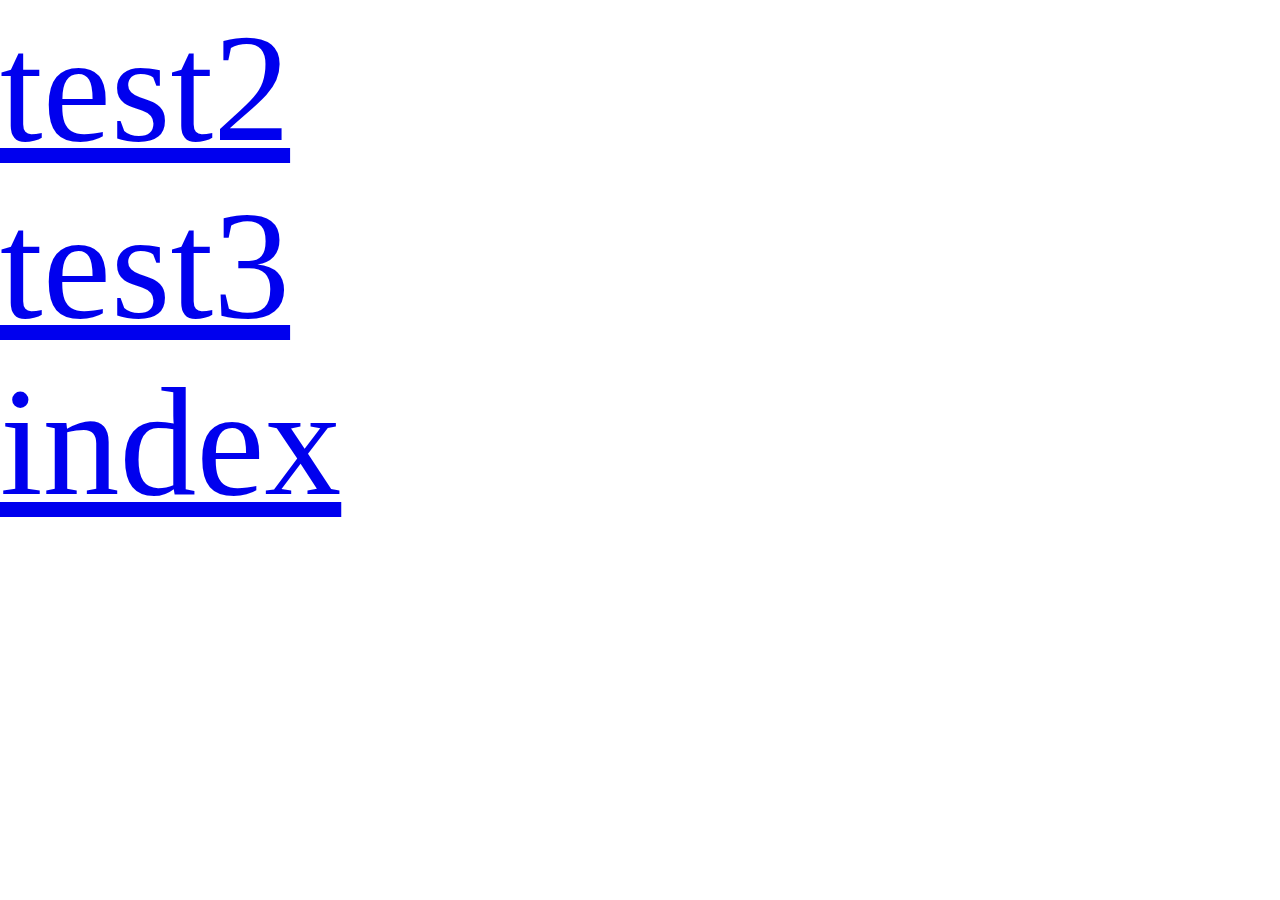
<file: index.html>
<!doctype html>
<html>
<head>
    <meta charset="utf-8">
    <meta http-equiv="X-UA-Compatible" content="IE=edge">
    <meta name="viewport" content="initial-scale=1.0, user-scalable=no, width=device-width">
    <title>输入提示后查询</title>

	
	<style>
	*{
		margin: 0;
		padding: 0;
	}
		@media (min-width: 240px){
			html{
				font-size:32px;
			}
}
@media (min-width: 320px){
html{font-size:42.66667px;
}
}
@media (min-width: 360px){
html{font-size:48px;
}
}
@media (min-width: 375px){
html{font-size:50px;
}
}
@media (min-width: 384px){
html{font-size:51.2px;
}
}
@media (min-width: 411px){
html{font-size:54.8px;
}
}
@media (min-width: 414px){
html{font-size:55.2px;
}
}
@media (min-width: 424px){
html{font-size:56.53333px;
}
}
@media (min-width: 480px){
html{font-size:64px;
}
}
@media (min-width: 540px){
html{font-size:72px;
}
}
@media (min-width: 640px){
html{font-size:85.33333px;
}
}
@media (min-width: 720px){
html{font-size:96px;
}
}
@media (min-width: 750px){
html{font-size:100px;
}
}
@media (min-width: 768px){
html{font-size:102.4px;
}
}
@media (min-width: 800px){
html{font-size:106.66667px;
}
}
@media (min-width: 980px){
html{font-size:130.66667px;
}
}
@media (min-width: 1024px){
html{font-size:136.53333px;
}
}
@media (min-width: 1080px){
html{font-size:144px;
}
}
@media (min-width: 1152px){
html{font-size:153.6px;
}
}
@media (min-width: 1366px){
html{font-size:182.13333px;
}
}
@media (min-width: 1440px){
html{font-size:192px;
}
}
@media (min-width: 2160px){
html{font-size:288px;
}
}
.test{font-size:1.4rem
}
.test2{font-size:14px
}
.test_style {
	display:flex;
}
.test3{ 
	width:1rem;
	height:1rem;
	background-color:blue;

}
.test4{
	width:2rem;
	height: 2rem;
	background-color:black;
}

	</style>
    
</head>
<body>

<!-- <h3>test</h3>
	
    <div class="test"> TEST  font-size </div>
    <div class="test2"> TEST  font-size </div>
	<div class="test_style">
	    <div class="test3">

		</div>
		<div class="test4">

		</div>
	</div> -->
 

<!-- <div id="container"></div>
<div id="myPageTop">
    <table>
        <tr>
            <td>
                <label>请输入关键字：</label>
            </td>
        </tr>
        <tr>
            <td>
                <input id="tipinput"/>
            </td>
        </tr>
    </table>
	
</div>

<script type="text/javascript" src="https://webapi.amap.com/maps?v=1.4.15&key=d52d8f2c363660ccd8ff28e1ebb80dd4"></script>
  -->
  <div><a href="./views/test2.html">test2
  </a></div>
  
  <div><a href="./views/test3.html">test3
  </a></div>
 
  <div><a href="./views/index.html">index
  </a></div>

<script type="text/javascript">
 

</script>
</body>
</html>
</file>
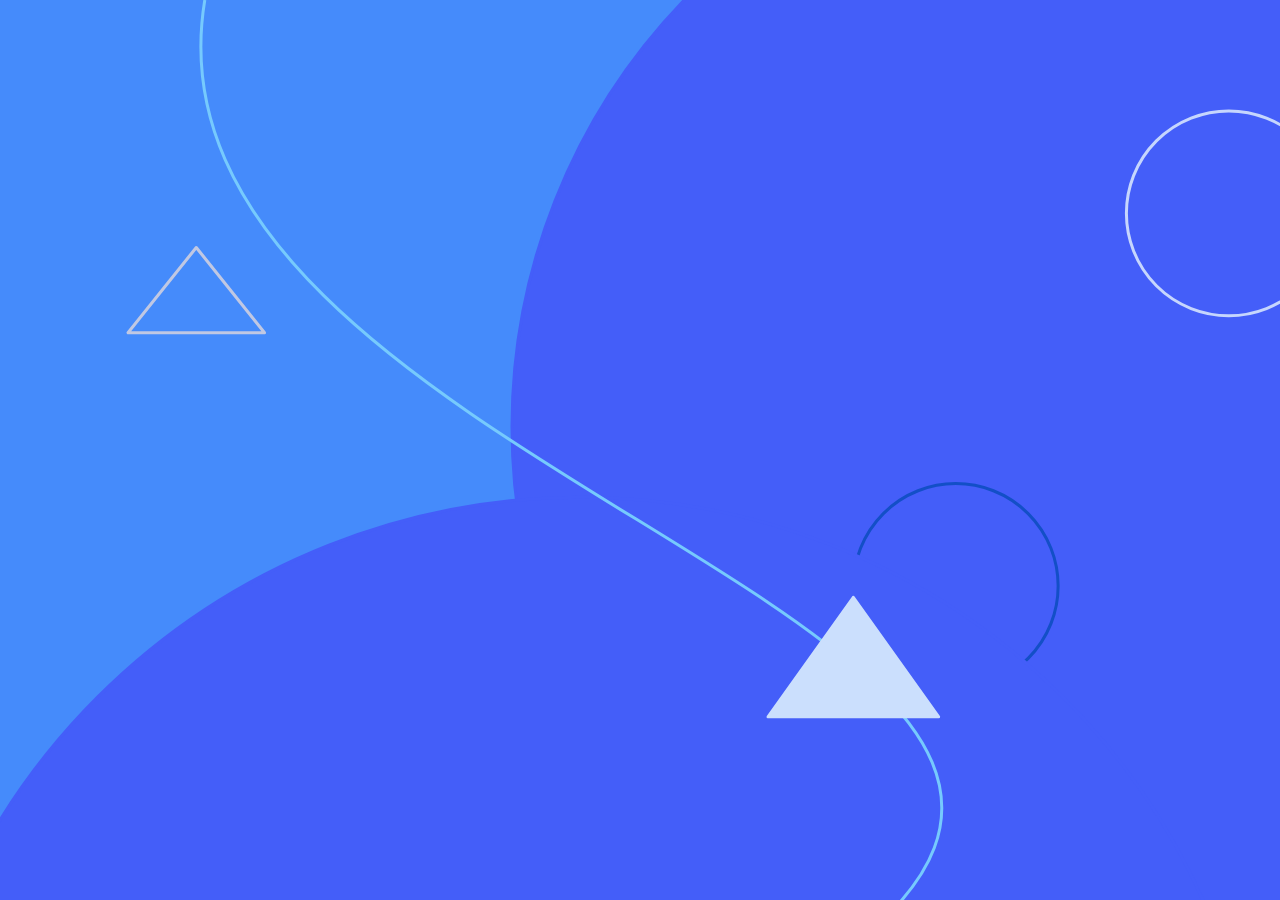
<file: views/index.html>
<!doctype html>
<html>
<head>
    <meta charset="utf-8">
    <meta http-equiv="X-UA-Compatible" content="IE=edge">
    <meta name="viewport" content="initial-scale=1.0, user-scalable=no, width=device-width">
    <title>输入提示后查询</title>


	<style>
	*{
		margin: 0;
		padding: 0;
	}
		@media (min-width: 240px){
			html{
				font-size:32px;
			}
}
@media (min-width: 320px){
html{font-size:42.66667px;
}
}
@media (min-width: 360px){
html{font-size:48px;
}
}
@media (min-width: 375px){
html{font-size:50px;
}
}
@media (min-width: 384px){
html{font-size:51.2px;
}
}
@media (min-width: 411px){
html{font-size:54.8px;
}
}
@media (min-width: 414px){
html{font-size:55.2px;
}
}
@media (min-width: 424px){
html{font-size:56.53333px;
}
}
@media (min-width: 480px){
html{font-size:64px;
}
}
@media (min-width: 540px){
html{font-size:72px;
}
}
@media (min-width: 640px){
html{font-size:85.33333px;
}
}
@media (min-width: 720px){
html{font-size:96px;
}
}
@media (min-width: 750px){
html{font-size:100px;
}
}
@media (min-width: 768px){
html{font-size:102.4px;
}
}
@media (min-width: 800px){
html{font-size:106.66667px;
}
}
@media (min-width: 980px){
html{font-size:130.66667px;
}
}
@media (min-width: 1024px){
html{font-size:136.53333px;
}
}
@media (min-width: 1080px){
html{font-size:144px;
}
}
@media (min-width: 1152px){
html{font-size:153.6px;
}
}
@media (min-width: 1366px){
html{font-size:182.13333px;
}
}
@media (min-width: 1440px){
html{font-size:192px;
}
}
@media (min-width: 2160px){
html{font-size:288px;
}
}
#view_parent{
  font-size: 0;
}

	</style>

</head>
<body>

<!-- <h3>test</h3>

    <div class="test"> TEST  font-size </div>
    <div class="test2"> TEST  font-size </div>
	<div class="test_style">
	    <div class="test3">

		</div>
		<div class="test4">

		</div>
	</div> -->


<!-- <div id="container"></div>
<div id="myPageTop">
    <table>
        <tr>
            <td>
                <label>请输入关键字：</label>
            </td>
        </tr>
        <tr>
            <td>
                <input id="tipinput"/>
            </td>
        </tr>
    </table>

</div>

<script type="text/javascript" src="https://webapi.amap.com/maps?v=1.4.15&key=d52d8f2c363660ccd8ff28e1ebb80dd4"></script>
  -->
  <div id="view_parent"> </div>

<script type="text/javascript">
  let unit = '',
      uiWidth = 750,
      uiHeight = 1334;
      unit = document.body.clientWidth / uiWidth;
      // unit = document.body.clientHeight / uiHeight;

	drawBackground()


function drawBackground(){
      let parrentCanvasId = document.getElementById("view_parent")

      let screenWidth = window.screen.width;
      let screenHeight = window.screen.height;
  	  //let screenWidth = document.body.clientWidth;
     // let screenHeight = document.body.clientHeight;
  	  let scale = window.devicePixelRatio;
  	  let realWidth = screenWidth;
      let realHeight = screenHeight;

      parrentCanvasId.innerHTML = '<canvas id="first_view" width="'+ realWidth +'" height="'+ realHeight +'"></canvas>'

      // console.log(window.devicePixelRatio)
      // console.log( navigator.userAgent )
      // console.log( document.documentElement.getBoundingClientRect().width )

      // console.log( document.documentElement.getBoundingClientRect().height )


      let cId = document.getElementById("first_view");

      let ctx = cId.getContext("2d");



	    // ctx.scale(scale, scale);

      //全屏
      ctx.fillStyle = "#458bfb";
      ctx.fillRect(0, 0, realWidth, realHeight);

      // 三角形
      ctx.beginPath();
      ctx.lineJoin="round";
      ctx.lineWidth = 3;
      ctx.moveTo(115 * unit, 145 * unit);
      ctx.lineTo(75 * unit, 195 * unit);
      ctx.lineTo(155 * unit, 195 * unit);
      ctx.closePath();
      ctx.strokeStyle = "#c0c8e3";
      ctx.stroke();

      //右边圆形
      ctx.beginPath();

      ctx.arc(660 * unit, 250 * unit, 360 * unit, 0, 2*Math.PI);
      ctx.fillStyle = "#445ef9";
      ctx.strokeStyle = "#445ef9";
      ctx.fill();
      ctx.stroke();

      //右边小圆圈
      ctx.beginPath();
      ctx.arc(720 * unit, 125 * unit, 60 * unit, 0, 2*Math.PI);
      ctx.lineWidth = 3;
      ctx.strokeStyle = "#c6d6fd";
      ctx.fill();
      ctx.stroke();

      // 左边蓝色菱形
      ctx.beginPath();
      ctx.moveTo(115 * unit, 490 * unit);
      ctx.lineTo(145 * unit, 460 * unit);
      ctx.lineTo(175 * unit, 490 * unit);
      ctx.lineTo(145 * unit, 520 * unit);
      ctx.closePath();
      ctx.fillStyle = "#3045e7";
      ctx.strokeStyle = "#3045e7";
      ctx.fill();
      ctx.stroke();


      //左边蓝色菱形
      // ctx.translate( 30+.5*50, 200+.5*50);
      // ctx.rotate(45*Math.PI/180);

      // ctx.fillStyle = "#3045e7";
      // ctx.fillRect(30, 200, 25, 25);

      //右边黄色菱形
      // ctx.rotate(5*Math.PI/180);
      ctx.beginPath();

      ctx.moveTo(695 * unit, 640 * unit);
      ctx.lineTo(665 * unit, 670 * unit);
      ctx.lineTo(695 * unit, 700 * unit);
      ctx.lineTo(725 * unit, 670 * unit);
      ctx.closePath();
      ctx.fillStyle = "#fdb771";
      ctx.strokeStyle = "#fdb771";
      ctx.fill();
      ctx.stroke();


	  // 文字
	  ctx.font="900 .3rem Arial";
	  ctx.fillStyle	= "#ddfbff";
	  ctx.fillText("Your True Financial",10 * unit , 800 * unit);
	  ctx.fillText("Manager",10 * unit , 840 * unit);

	  ctx.fillStyle	= "#b3e2fd";
	  ctx.font = ".2rem Arial";
	  ctx.fillText("Carrying out financial transactions and ",10 * unit , 890 * unit);
	  ctx.fillText("get control of all your expenses",10 * unit , 920 * unit);


      //下边小圆圈
      ctx.beginPath();
      ctx.arc( 560 * unit, realHeight - 184* unit, 60 * unit, 0, 2*Math.PI);
      ctx.strokeStyle = "#134fc7";
      ctx.stroke();

      // 右下角圆形
      ctx.beginPath();
      ctx.arc(340 * unit, realHeight + 164 * unit , 400 * unit, 0, 2*Math.PI);
      ctx.fillStyle = "#445ef9";
      ctx.strokeStyle = "#445ef9";
      ctx.fill();
      ctx.stroke();

      // 弯曲曲线
      // ctx.beginPath();
      // ctx.moveTo(60, 0);
      // ctx.strokeStyle = "#76cafd";
      // ctx.quadraticCurveTo(100,200,350,280);
      // ctx.stroke();
      //
      // ctx.beginPath();
      // ctx.moveTo(350,280);
      // ctx.strokeStyle = "#76cafd";
      // ctx.quadraticCurveTo(600,450,50,600);
      // ctx.stroke();
      ctx.beginPath();
      ctx.moveTo(120 * unit, 0);
      ctx.strokeStyle = "#76cafd";
      ctx.bezierCurveTo(60 * unit, 360 * unit, 1200 * unit, 400 * unit, 0, 760 * unit);
      ctx.stroke();

      // 三角形
      ctx.beginPath();
      ctx.lineJoin="round";
      ctx.moveTo(500 * unit, 350 * unit);
      ctx.lineTo(450 * unit, 420 * unit);
      ctx.lineTo(550 * unit, 420 * unit);
      ctx.closePath();
      ctx.fillStyle = "#cbdffd";
      ctx.strokeStyle = "#cbdffd";
      ctx.fill();
      ctx.stroke();
    
    }

</script>
</body>
</html>
</file>
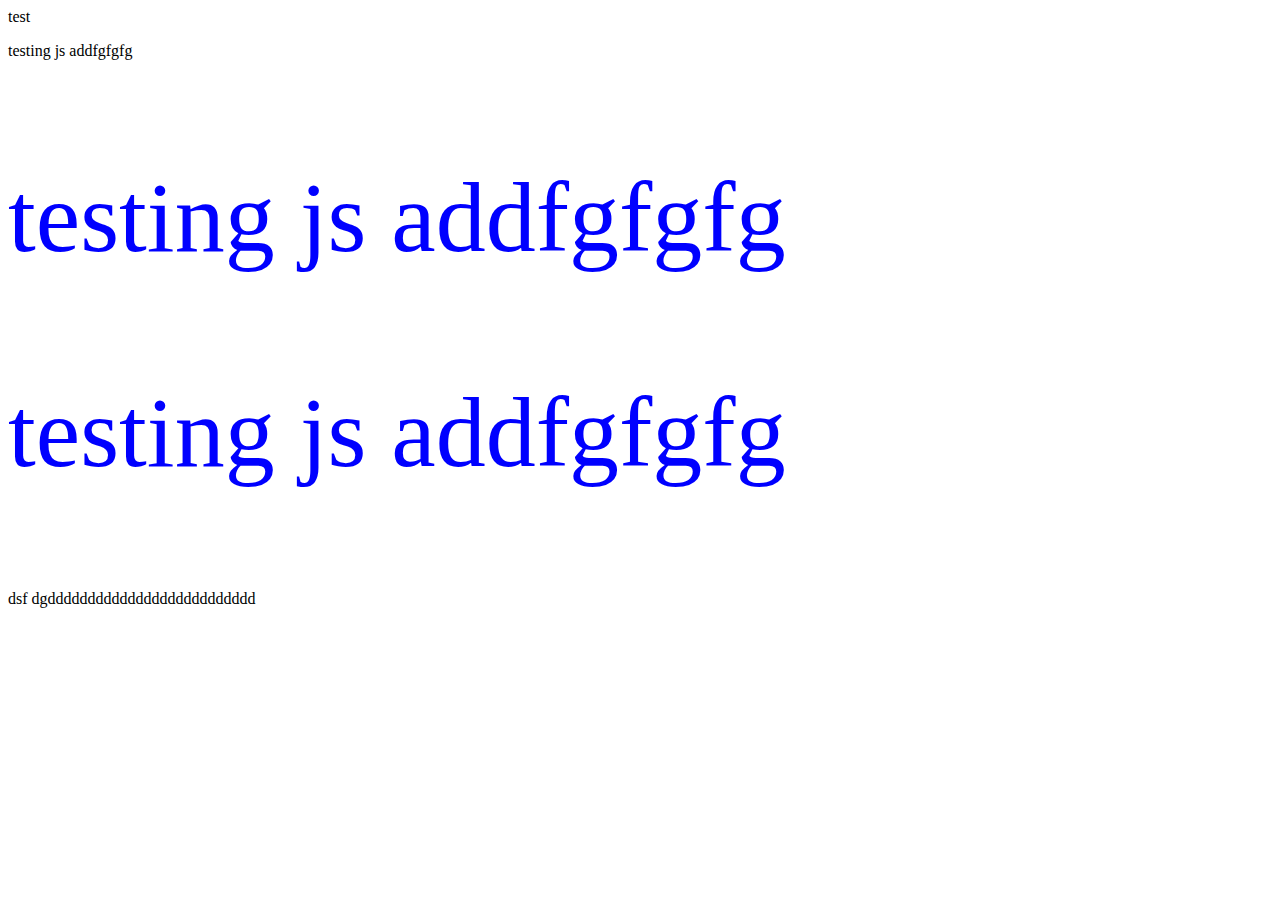
<file: views/test.html>
<!DOCTYPE html>
<html>
  <head>
    <meta charset="UTF-8" />
    <meta http-equiv="Expires" CONTENT="0">
    <meta http-equiv="Cache-Control" CONTENT="no-cache">
    <meta http-equiv="Pragma" CONTENT="no-cache">
    <title>test</title>
    <link rel="stylesheet" href="../css/styules.css">
  </head>
  <body>
    test
    <div id="addSome">test3</div>
      <div class="testing">test3</div>
    <div class="testing">test</div>

dsf






dgdddddddddddddddddddddddddd
  </body>

</html>
<script type="text/javascript" src="../js/test.js"></script>
</file>
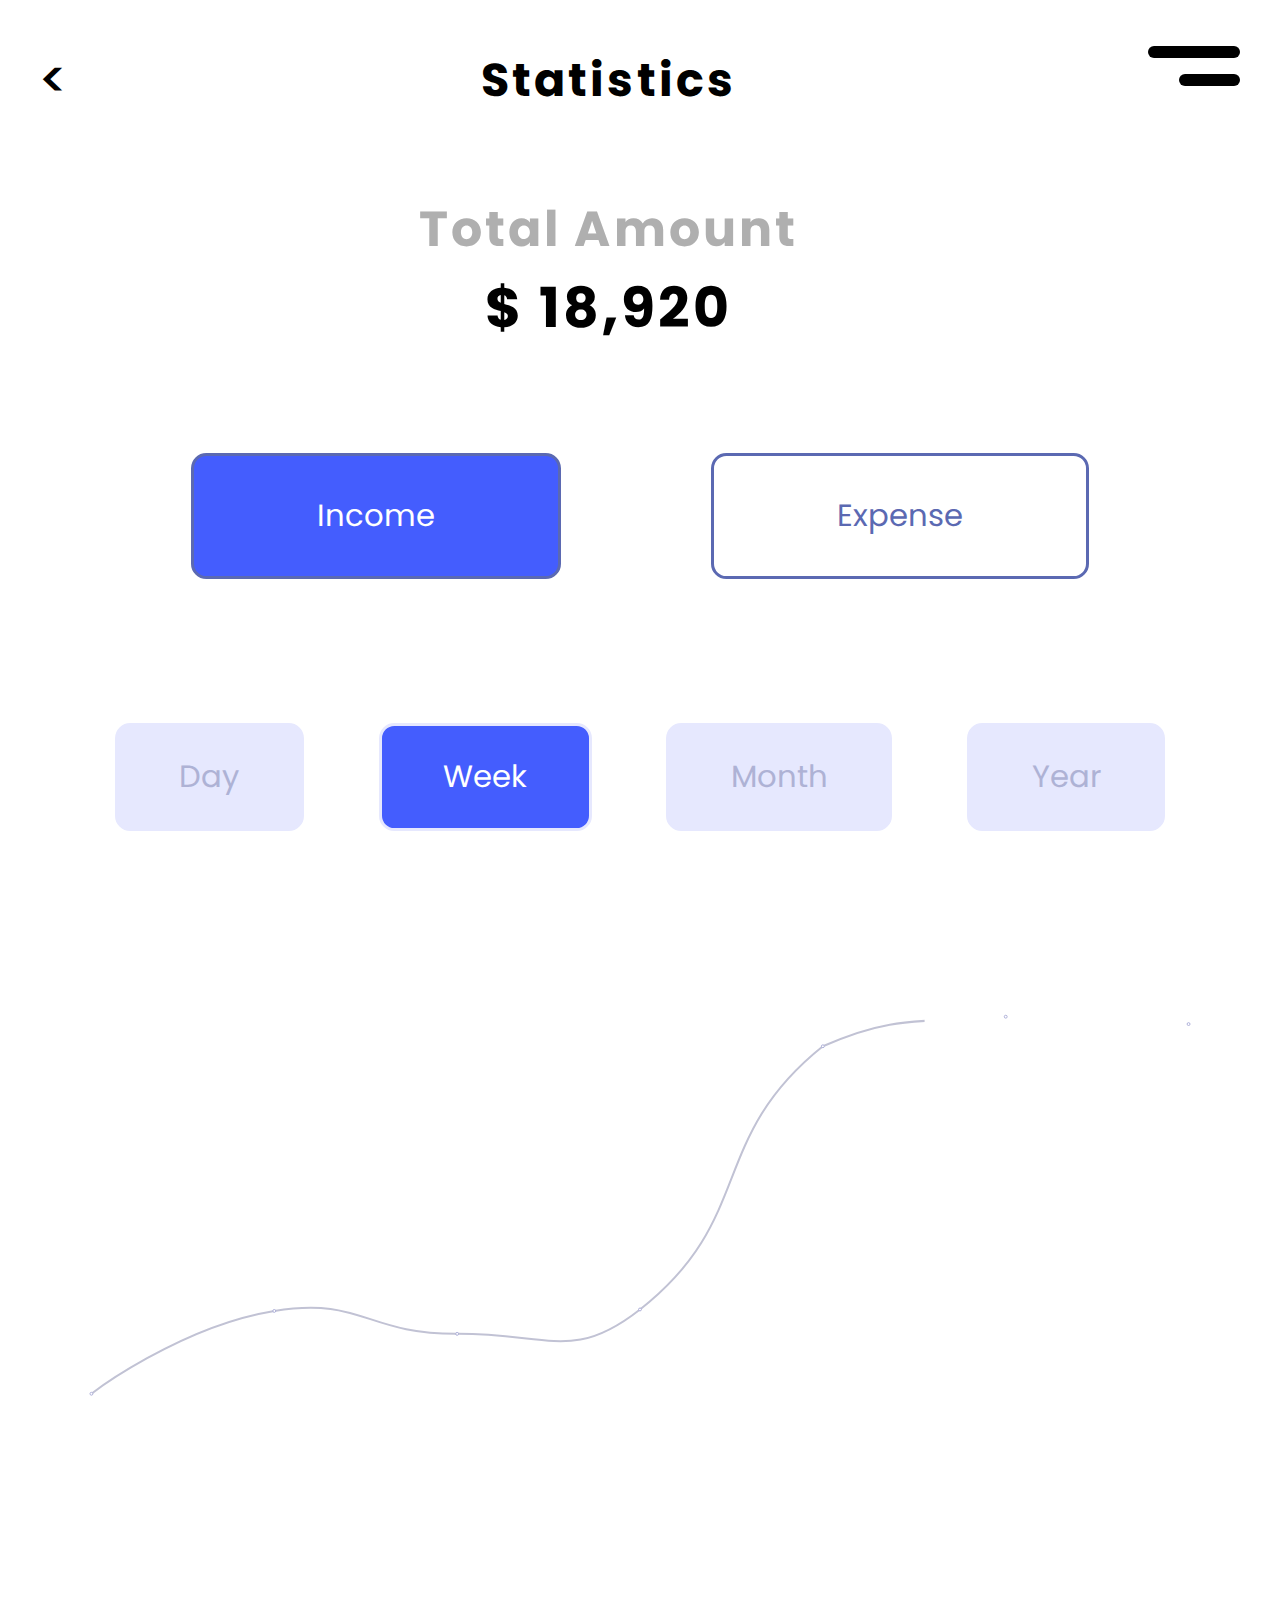
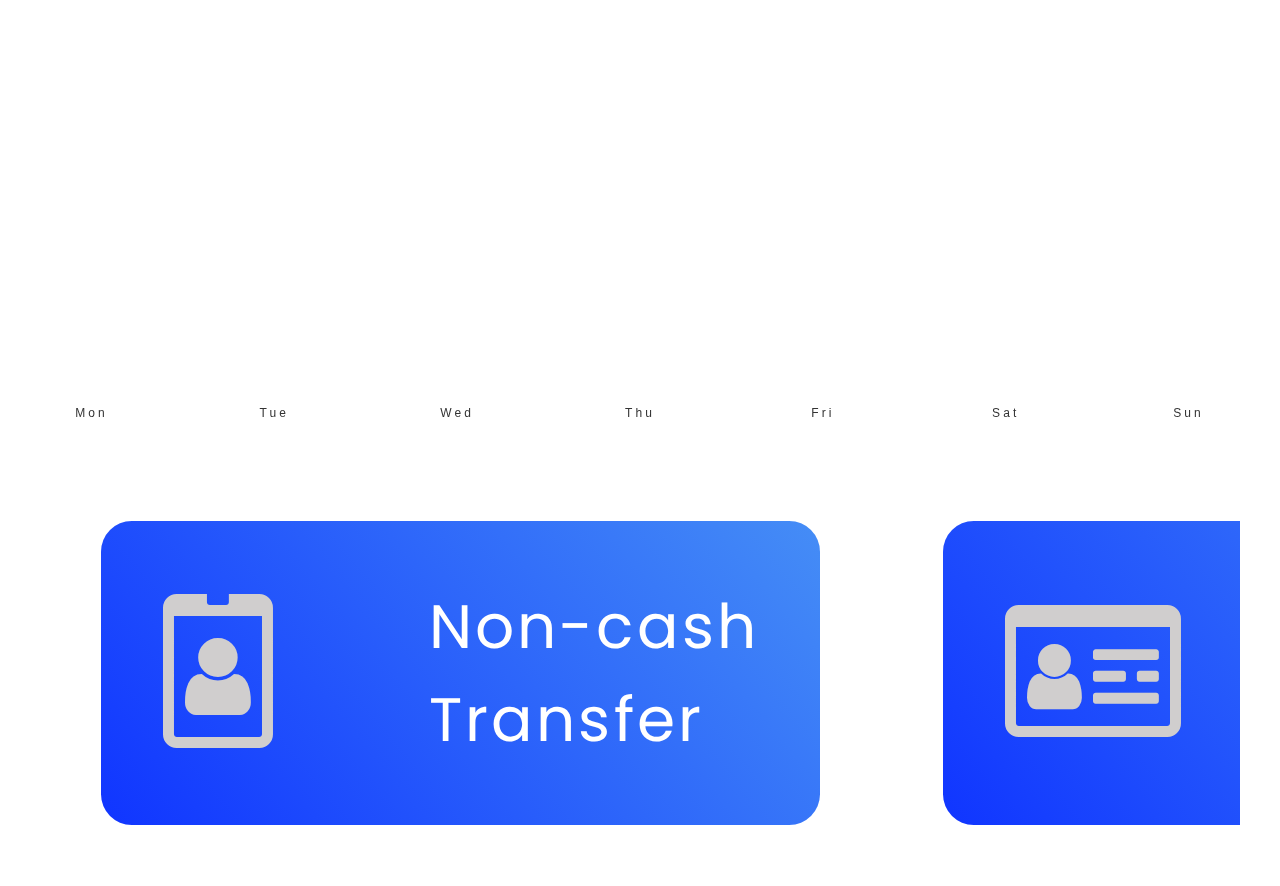
<file: views/test2.html>
<!doctype html>
<html>
<head>
    <meta charset="utf-8">
    <meta http-equiv="X-UA-Compatible" content="IE=edge">
    <meta name="viewport" content="initial-scale=1.0, user-scalable=no, width=device-width, viewport-fit=cover">

    <title>输入提示后查询</title>

    <link rel="stylesheet" href="../css/financial.css"/>
    <link rel="stylesheet" href="../css/font-awesome-4.7.0/css/font-awesome.min.css"/>

	<style>


	</style>

</head>
<body>
  <section class="container-edge-distance">
    <div class="tab-title">
      <span class="back-icon"><</span>
      <div class="text-center">
            <div class="title-style">Statistics</div>
            <div class="total-amount-text">
              Total Amount
            </div>
            <div class="total-money">
              $ 18,920
            </div>
      </div>

      <div class="bar-grid">
        <div class="bar-line"></div>
        <div class="bar-line2"></div>
      </div>
    </div>
    <div class="btn-part">
      <button class="btn btn-blue" type="button" name="button">Income</button>
      <button class="btn btn-expense" type="button" name="button">Expense</button>
    </div>
    <div class="btn-part2">
      <button class="btn" type="button" name="button">Day</button>
      <button class="btn btn-blue" type="button" name="button">Week</button>
      <button class="btn" type="button" name="button">Month</button>
      <button class="btn" type="button" name="button">Year</button>
    </div>

  </section>
  <div id="main"></div>
  <section class="container-edge-distance">
    <div class="card-list">
      <div class="card-contain">
        <div>
          <i class="fa fa-id-badge" aria-hidden="true"></i>
        </div>

        <div class="cash-text">
          <div>Non-cash </div>
          <div>Transfer</div>
        </div>

      </div>
      <div class="card-contain">
        <div>
          <i class="fa fa-id-card-o" aria-hidden="true"></i>
        </div>
        <div class="cash-text">
          <div>Bank1 </div>
          <div>Transfer</div>
        </div>
      </div>
      <div class="card-contain">
        <div>
          <i class="fa fa-id-card-o" aria-hidden="true"></i>
        </div>
        <div class="cash-text">
          <div>Bank2 </div>
          <div>Transfer</div>
        </div>
      </div>
      <div class="card-contain">
        <div>
          <i class="fa fa-id-card-o" aria-hidden="true"></i>
        </div>
        <div class="cash-text">
          <div>Bank3 </div>
          <div>Transfer</div>
        </div>
      </div>
    </div>
  </section>

</body>
</html>
<script type="text/javascript" src="../js/echarts.min.js"></script>

<script type="text/javascript">
  var canvasId = document.getElementById('main');

  canvasIdWidth = window.screen.width;
  canvasId.style.width = canvasIdWidth  + "px";
  canvasId.style.height = "8rem";

  var myChart = echarts.init(canvasId);
  var option = {
        tooltip: {
          trigger: 'axis',
          axisPointer: {
              type: 'cross',
              label: {
                  backgroundColor: '#6a7985'
              }
          }
      },
      xAxis: {
          axisLine:{
            show: false
          },
          axisTick:{
            show: false
          },
          nameTextStyle:{
            color: "#e9686b"
          },
          type: 'category',
          data: ['Mon', 'Tue', 'Wed', 'Thu', 'Fri', 'Sat', 'Sun']
      },
      yAxis: {
          type: 'value',
          show: false
      },
      grid: {
        left: 0,
        right: 0
      },
      series: [{
          data: [820, 932, 901, 934, 1290, 1330, 1320],
          smooth: true,
          type: 'line',
          lineStyle:{
            color: "#c1c2d4"
          },
          itemStyle:{
            color: "#adafd8"
          }

      }]
  };


     myChart.setOption(option);
</script>
</file>
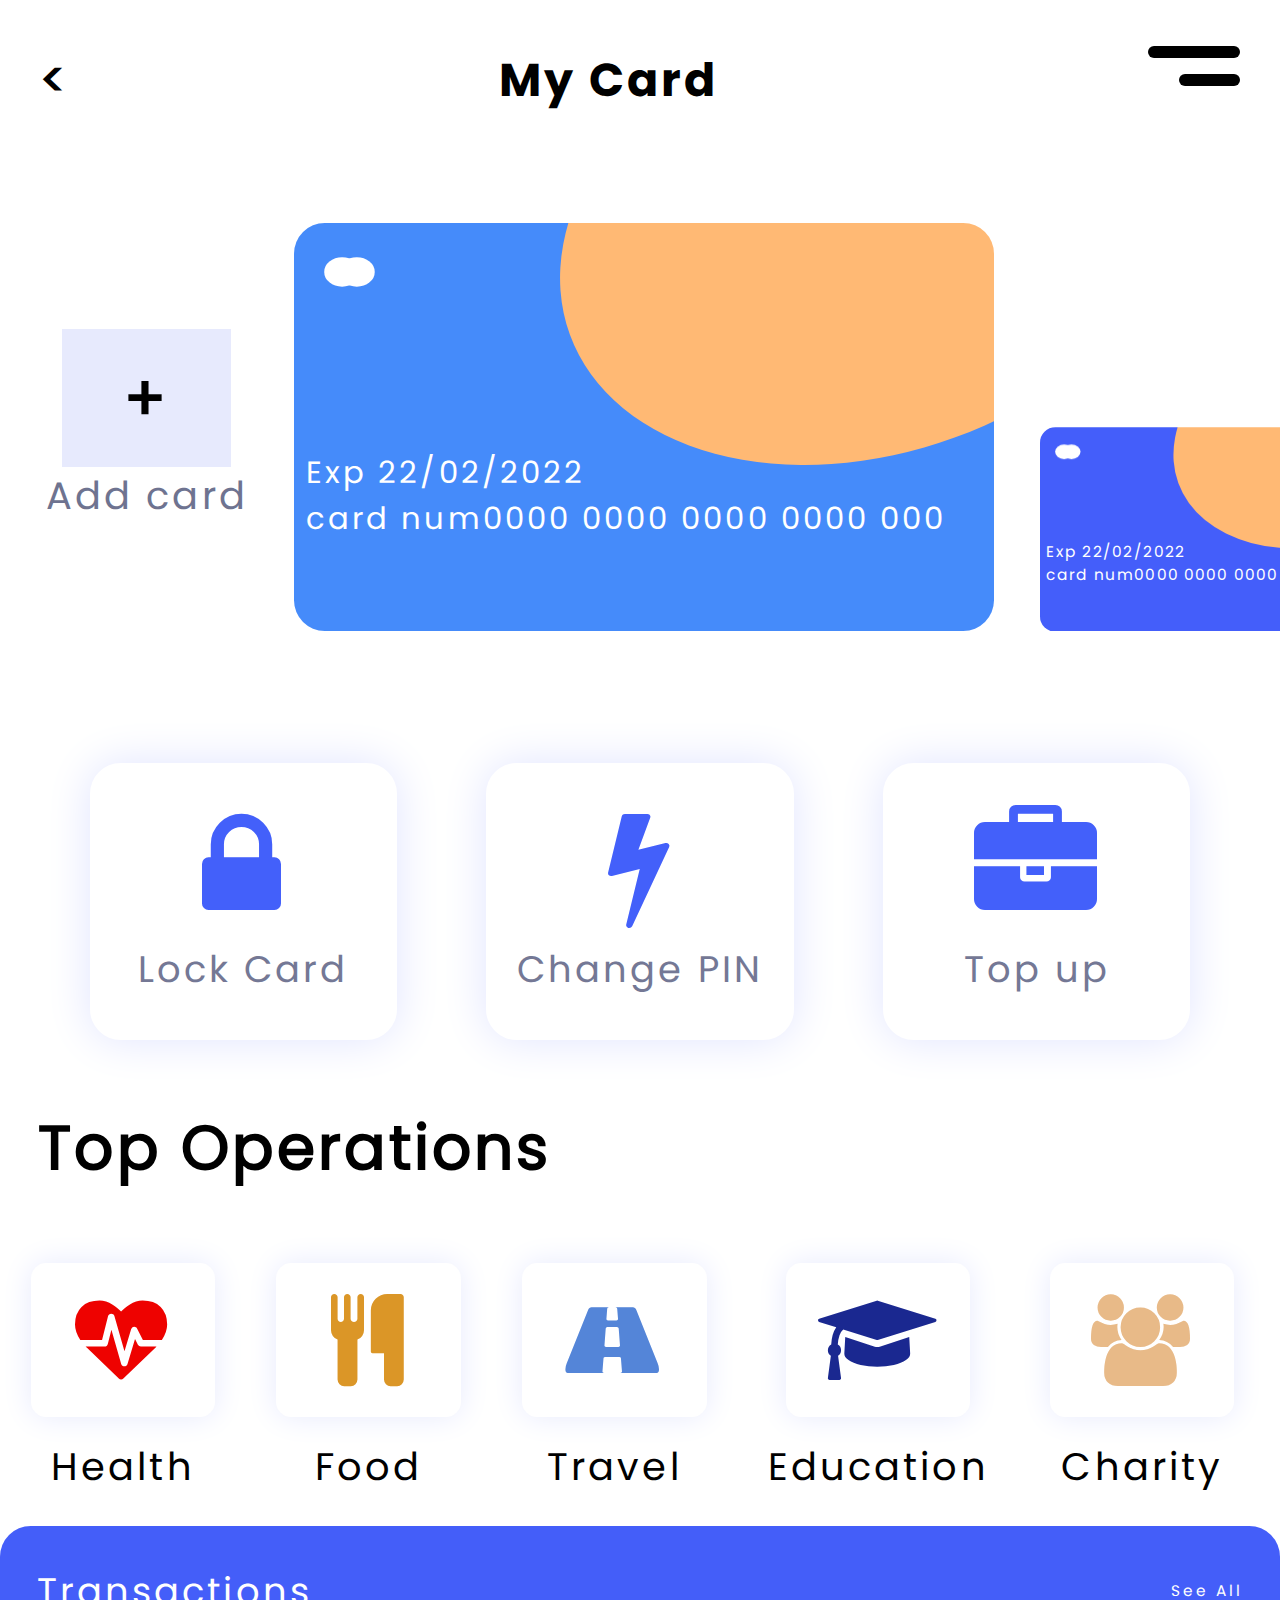
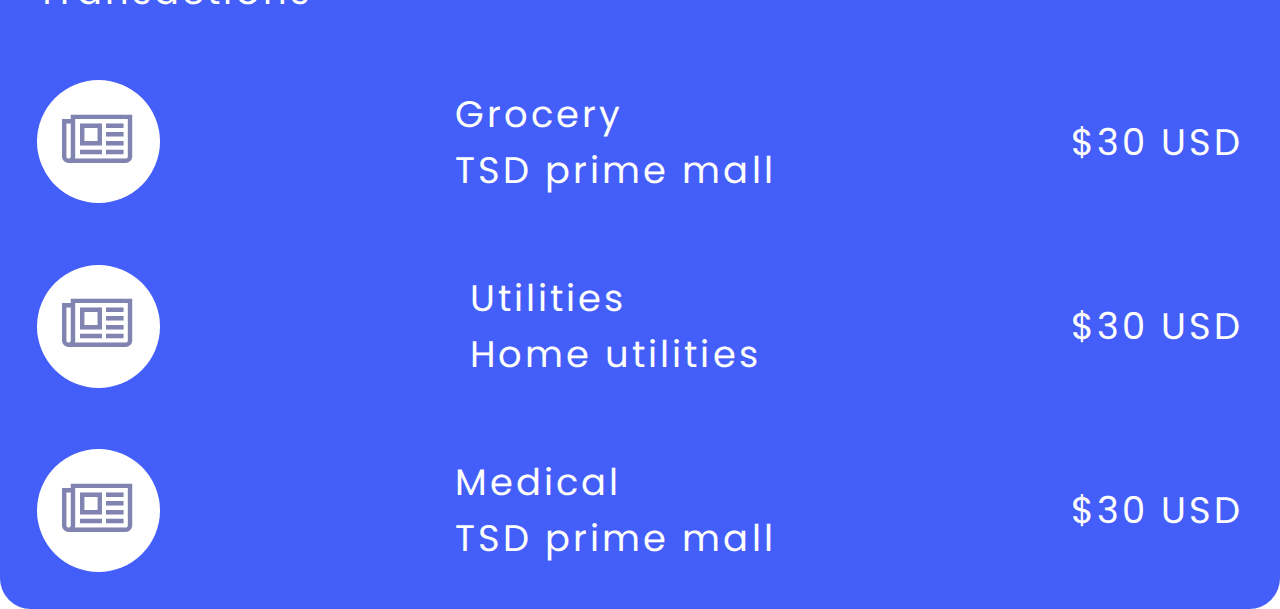
<file: views/test3.html>
<!DOCTYPE html>
<html>
  <head>
    <meta charset="UTF-8" />
    <meta http-equiv="Expires" CONTENT="0">
    <meta http-equiv="Cache-Control" CONTENT="no-cache">
    <meta http-equiv="Pragma" CONTENT="no-cache">
    <title>test3</title>
    <link rel="stylesheet" href="../css/financial.css"/>
    <link rel="stylesheet" href="../css/font-awesome-4.7.0/css/font-awesome.min.css"/>

  </head>
  <body>
    <section class="container-edge-distance">
      <div class="tab-title">
        <span class="back-icon"><</span>
        <div class="text-center">
              <div class="title-style">My Card</div>
        </div>

        <div class="bar-grid">
          <div class="bar-line"></div>
          <div class="bar-line2"></div>
        </div>
      </div>
    </section>

    <section class="margin-1" id="target">
      <div class="card-content">
        <div class="add-card">
          <div class="add-card-icon">
            <span> + </span>
          </div>
          <div class="add-card-text">
            Add card
          </div>
        </div>
        <div class="card-list-content">
          <div class="flex-layout2" id="card-list">
            <div class="card-lists">
              <div class="card-list-item">

                <div class="card-time">
                  Exp 22/02/2022
                </div>
                <div>
                  <span>card num</span><span>0000 0000 0000 0000 000</span>
                </div>
              </div>
            </div>
            <div class="card-lists">
              <div class="card-list-item card-list-item-small">

                <div class="card-time ">
                  Exp 22/02/2022
                </div>
                <div>
                  <span>card num</span><span>0000 0000 0000 0000 000</span>
                </div>
              </div>
            </div>
            <div class="card-lists">
              <div class="card-list-item card-list-item-small">

                <div class="card-time ">
                  Exp 22/02/2022
                </div>
                <div>
                  <span>card num</span><span>0000 0000 0000 0000 000</span>
                </div>
              </div>
            </div>
            <div class="card-lists">
              <div class="card-list-item card-list-item-small">

                <div class="card-time ">
                  Exp 22/02/2022
                </div>
                <div>
                  <span>card num</span><span>0000 0000 0000 0000 000</span>
                </div>
              </div>
            </div>
            <div class="card-lists">
              <div class="card-list-item card-list-item-small">

                <div class="card-time ">
                  Exp 22/02/2022
                </div>
                <div>
                  <span>card num</span><span>0000 0000 0000 0000 000</span>
                </div>
              </div>
            </div>
            <div class="card-lists">
              <div class="card-list-item card-list-item-small">

                <div class="card-time ">
                  Exp 22/02/2022
                </div>
                <div>
                  <span>card num</span><span>0000 0000 0000 0000 000</span>
                </div>
              </div>
            </div>
            <div class="card-lists">
              <div class="card-list-item card-list-item-small">

                <div class="card-time ">
                  Exp 22/02/2022
                </div>
                <div>
                  <span>card num</span><span>0000 0000 0000 0000 000</span>
                </div>
              </div>
            </div>
            <div class="card-lists">
              <div class="card-list-item card-list-item-small">

                <div class="card-time ">
                  Exp 22/02/2022
                </div>
                <div>
                  <span>card num</span><span>0000 0000 0000 0000 000</span>
                </div>
              </div>
            </div>
            <div class="card-lists">
              <div class="card-list-item card-list-item-small">

                <div class="card-time ">
                  Exp 22/02/2022
                </div>
                <div>
                  <span>card num</span><span>0000 0000 0000 0000 000</span>
                </div>
              </div>
            </div>
          </div>

        </div>

      </div>
    </section>

    <section class="margin-2">
      <div class="flex-layout list-item-second-part">
        <div class="list-item">
          <i class="fa fa-lock" aria-hidden="true"></i>
          <div class="">
            Lock Card
          </div>
        </div>
        <div class="list-item">
          <i class="fa fa-bolt" aria-hidden="true"></i>
          <div class="">
            Change PIN
          </div>
        </div>
        <div class="list-item">
          <i class="fa fa-briefcase" aria-hidden="true"></i>
          <div class="">
            Top up
          </div>
        </div>
      </div>


      <h3 class="top-operations">Top Operations</h3>
      <div class="top-operations-content">
        <div class="flex-layout list-item-third-part">
          <div class="list-item">
            <div class="fa-item">
              <i class="fa fa-heartbeat" aria-hidden="true"></i>
            </div>

            <div class="">
              Health
            </div>
          </div>
          <div class="list-item">
            <div class="fa-item">
              <i class="fa fa-cutlery" aria-hidden="true"></i>
            </div>

            <div class="">
              Food
            </div>
          </div>
          <div class="list-item">
            <div class="fa-item">
              <i class="fa fa-road" aria-hidden="true"></i>
            </div>

            <div class="">
              Travel
            </div>
          </div>
          <div class="list-item">
            <div class="fa-item">
              <i class="fa fa-graduation-cap" aria-hidden="true"></i>
            </div>

            <div class="">
              Education
            </div>
          </div>
          <div class="list-item">
            <div class="fa-item">
              <i class="fa fa-group" aria-hidden="true"></i>
            </div>

            <div class="">
              Charity
            </div>
          </div>
          <div class="list-item">
            <div class="fa-item">
              <i class="fa fa-newspaper-o" aria-hidden="true"></i>
            </div>

            <div class="">
              Education
            </div>
          </div>

        </div>
      </div>

    </section>
    <section>
      <div class="info-content">
        <div class="flex-layout2">
          <div>Transactions</div>
          <div class="see-all">See All</div>
        </div>
        <div class="">
          <div class="transaction-item flex-layout2">
            <div class="icon-style">
              <i class="fa fa-newspaper-o" aria-hidden="true"></i>
            </div>
            <div class="">
              <div>
                Grocery
              </div>
              <div>
                TSD prime mall
              </div>
            </div>

            <div class="">
              $30 USD
            </div>
          </div>
          <div class="transaction-item flex-layout2">
            <div class="icon-style">
              <i class="fa fa-newspaper-o" aria-hidden="true"></i>
            </div>
            <div class="">
              <div>
                Utilities
              </div>
              <div>
                Home utilities
              </div>
            </div>
            <div class="">
              $30 USD
            </div>
          </div>
          <div class="transaction-item flex-layout2">
            <div class="icon-style">
              <i class="fa fa-newspaper-o" aria-hidden="true"></i>
            </div>
            <div class="">
              <div>
                Medical
              </div>
              <div>
                TSD prime mall
              </div>
            </div>
            <div class="">
              $30 USD
            </div>
          </div>
        </div>
      </div>

    </section>
  </body>

</html>
<script type="text/javascript" src="../js/touch.0.2.10.js"></script>
<script type="text/javascript" src="../js/zepto.js"></script>
<script type="text/javascript" src="../js/jquery-3.5.1.js"></script>
<script type="text/javascript">
touch.on('#target', 'touchstart', function(ev){
	ev.preventDefault();
});

var target = document.getElementById("target");
var index = 0;
var widthStandard = $("#card-list .card-lists").eq(0).outerWidth(true)
console.log(widthStandard)

touch.on(target, 'swiperight', function(ev){

  if(index>0){
    $("#card-list .card-lists").eq(index).children().css({"transform":"scale(.5)","transition":"all .5s","background":"url(../img/small.svg) no-repeat","background-size":"cover"});
    index--;
    $("#card-list").css({"transform":"translate3d(-"+ index*widthStandard +"px, 0, 0)","transition":"all .5s"});
  }

});


touch.on(target, 'swipeleft', function(ev){

  index++;
  if(index < $("#card-list .card-lists").length) {
    $("#card-list").css({"transform":"translate3d(-"+ index*widthStandard +"px, 0, 0)","transition":"all .5s"})
    $("#card-list .card-lists").eq(index).children().css({"transform":"scale(1)","transition":"all .5s","background":"url(../img/svg.svg) no-repeat","background-size":"cover"});
  }



});
</script>
</file>
<file: css/styules.css>
.testing{color:#00f;font-size:100px}
</file>
<file: css/financial.css>
@font-face {
  font-family: "Poppins-Regular";
  src: url("./poppins/Poppins-Regular.otf");

}

@font-face {
  font-family: "Poppins-Bold";
  src: url("./poppins/Poppins-Bold.otf");
}
@media (min-width:240px){html{font-size:32px}}@media (min-width:320px){html{font-size:42.66667px}}@media (min-width:360px){html{font-size:48px}}@media (min-width:375px){html{font-size:50px}}@media (min-width:384px){html{font-size:51.2px}}@media (min-width:411px){html{font-size:54.8px}}@media (min-width:414px){html{font-size:55.2px}}@media (min-width:424px){html{font-size:56.53333px}}@media (min-width:480px){html{font-size:64px}}@media (min-width:540px){html{font-size:72px}}@media (min-width:640px){html{font-size:85.33333px}}@media (min-width:720px){html{font-size:96px}}@media (min-width:750px){html{font-size:100px}}@media (min-width:768px){html{font-size:102.4px}}@media (min-width:800px){html{font-size:106.66667px}}@media (min-width:980px){html{font-size:130.66667px}}@media (min-width:1024px){html{font-size:136.53333px}}@media (min-width:1080px){html{font-size:144px}}@media (min-width:1152px){html{font-size:153.6px}}@media (min-width:1366px){html{font-size:182.13333px}}@media (min-width:1440px){html{font-size:192px}}@media (min-width:2160px){html{font-size:288px}}body{font-family:"Poppins-Regular";letter-spacing:.02rem;margin:0}.container-edge-distance{padding:0 .26rem}.tab-title{display:flex;justify-content:space-between;padding:.3rem 0 0}.back-icon,.title-style{font-size:.3rem;font-weight:900}.title-style{font-family:"Poppins-Bold"}.bar-grid{display:flex;flex-direction:column;align-items:flex-end}.bar-line,.bar-line2{width:.6rem;height:.08rem;border-radius:.05rem;background-color:#000}.bar-line2{margin:.1rem 0 0;width:.4rem}.text-center{text-align:center}.total-amount-text,.total-money{font-family:"Poppins-Bold";font-weight:900}.total-amount-text{margin:.5rem 0 0;color:#afafaf;font-size:.32rem}.total-money{font-size:.36rem}
.btn{
  font-family: "Poppins-Regular";
  background-color:#fff;
  border-radius:.1rem;

  border:.02rem solid #5b69b2;
}


.btn-part,.btn-part2{display:flex;justify-content:space-evenly;align-items:center}.btn-part{padding:.68rem 0 0}.btn-part .btn{font-size:.2rem;padding:.24rem .8rem}.btn-part .btn-expense{background-color:#fff;color:#5b69b2}.btn-part .btn-blue{background-color:#445dfe;color:#fff}.btn-part2{padding:.94rem 0 0}.btn-part2 .btn{font-size:.2rem;padding:.18rem .4rem;border:.02rem solid #e6e8fe;background-color:#e6e8fe;color:#aeb2d5}.btn-part2 .btn-blue{background-color:#445dfe;color:#fff}


.card-list{
  display: flex;
  overflow: auto;
  width: 100%;

}
.card-contain {
  display: flex;
  align-items: center;
  justify-content: space-between;
  color: #ffff;
  width: 3.88rem;
  height: 1.18rem;

  background-image: linear-gradient(50deg, #1035ff, #458df6);;
  background-repeat: no-repeat;
  flex-shrink: 0;
  margin: .4rem;
  padding: .4rem;
  border-radius: .2rem;

}
.card-contain .fa {
  color: #d0cece;
}
.card-content {
  display: flex;

}
.card-content>div{
  margin-left: .3rem;
}
.cash-text>div{
  font-family: "Poppins-Regular";
  font-size: .4rem;
  color: #fff;
}

.add-card-icon {
  display: flex;
  justify-content: center;
  align-items: center;
  flex-flow: column;
  width: 1.1rem;
  height: 0.9rem;
  background-color: #e7eafd;
}
.add-card-icon > span {
  font-weight: 900;
}
.add-card-text{
  white-space: nowrap;
  font-size: .25rem;
  color: #6e7390;
}
.add-card {
  display: flex;
  flex-flow: column;
  justify-content: center;
  align-items: center;
  font-size: .4rem;
}
.card-list-content{
  overflow-x: hidden;
  width: 100%;
}

.card-content .card-lists {
    margin-right: .3rem;
}
.card-list-item{
  padding: .08rem;
  width: 4.4rem;
  height: 2.5rem;
  font-size: .2rem;
  background: url(../img/svg.svg) no-repeat;
  background-size: cover;
  color: #fff;
  border-radius: .2rem;
}
.card-list-item-small{
  background: url(../img/small.svg) no-repeat;
  background-size: cover;
  transform: scale(.5);
  transform-origin: 0 100%;
}
.card-time {
  padding-top: 1.4rem;
}
.flex-layout {
  display: flex;
  justify-content: space-evenly;
  align-items: center;
  flex-flow: row;
}
.list-item-second-part{
  font-size: .4rem;
}
.list-item-second-part .list-item {
  display: flex;
  align-items: center;
  flex-flow: column;
  justify-content: space-evenly;
  padding: .2rem;
  width: 1.6rem;
  height: 1.4rem;
  font-size: .24rem;
  border-radius: .2rem;
  box-shadow: 0 0 0.3rem #e0e4ff;
  color: #747895;
}
.list-item-second-part .list-item .fa {
  font-size: .8rem;
  color: #4360fa;
}
.top-operations{
  font-size: .4rem;
  margin: .4rem 0 .25rem .25rem;
}
.top-operations-content {
  display: flex;
  width: 100%;
  overflow-x: auto;
}

.list-item-third-part .list-item{

  display: flex;
  align-items: center;
  flex-flow: column;
  justify-content: space-evenly;
  font-size: .25rem;
  margin: .2rem;
}
.list-item-third-part .list-item .fa {
  font-size: .6rem;
}
.list-item-third-part  .fa-item{
  width: 1rem;
  display: flex;
  align-items: center;
  justify-content: center;
  padding: .2rem .1rem;
  background-color: #fff;
  box-shadow: 0 0 0.2rem #e7eafd;
  border-radius: .1rem;
  margin-bottom: .14rem;
}
.list-item:nth-child(1) .fa-item{
  color: #ee0200;
}
.list-item:nth-child(2) .fa-item{
  color: #db9627;
}
.list-item:nth-child(3) .fa-item{
  color: #5485d8;
}
.list-item:nth-child(4) .fa-item{
  color: #1a2890;
}
.list-item:nth-child(5) .fa-item{
  color: #e8ba88;
}
.flex-layout2 {
  display: flex;
  justify-content: space-between;
  align-items: center;
  flex-flow: row;
}
.info-content {
  border-radius: .2rem;
  background-color: #445ef9;
  color: #fefefe;
}
.info-content {
  font-size: .24rem;
  padding: .24rem;
}
.see-all {
  font-size: .1rem;
}
.transaction-item {
  margin-top: .4rem;
}
.transaction-item>div:nth-child(1) {
  font-size: .4rem;
}
.icon-style {
  display: flex;
  justify-content: center;
  align-items: center;
  border-radius: 50%;
  background: #fff;
  width: .8rem;
  height: .8rem;
  color: #8184b1;
}
.margin-1 {
  margin-top: .7rem;
}
.margin-2 {
  margin-top: .86rem;
}
</file>
